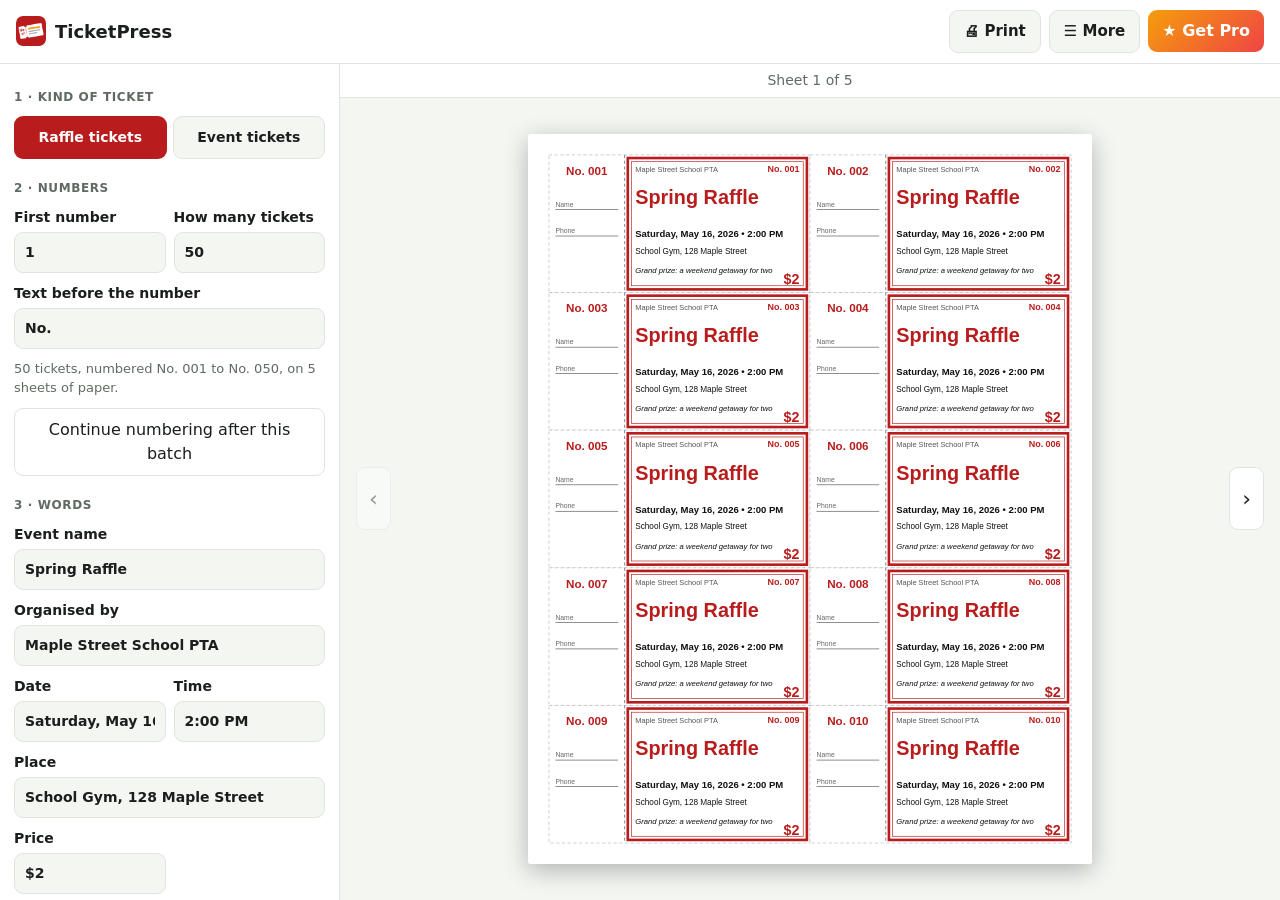
<file: index.html>
<!doctype html>
<html lang="en">
<head>
  <meta charset="utf-8">
  <meta name="viewport" content="width=device-width, initial-scale=1">
  <title>TicketPress – Raffle &amp; Event Ticket Maker</title>
  <meta name="description" content="Print numbered raffle tickets and event tickets with tear-off stubs. Every ticket gets its own number. Simple, private and offline.">
  <meta name="theme-color" content="#b91c1c">
  <link rel="manifest" href="manifest.json">
  <link rel="icon" href="icon-192.png">
  <link rel="stylesheet" href="style.css">
  <style id="pageRule"></style>
  <style>.tpls button{aspect-ratio:2/1}</style>
</head>
<body>
  <header class="topbar">
    <div class="brand"><img src="icon-192.png" alt="" width="30" height="30"><span>TicketPress</span></div>
    <span class="tree-title"></span>
    <div class="top-btns">
      <button id="printBtn" class="tb">🖨 Print</button>
      <button id="moreBtn" class="tb">☰ More</button>
      <button id="proBtn" class="pro-btn" hidden>★ Get Pro</button>
    </div>
    <div id="menu" class="menu" hidden>
      <button id="drawBtn">🎲 Draw a winner…</button>
      <button id="raffleBtn">Example: school raffle</button>
      <button id="eventBtn">Example: concert tickets</button>
      <button id="resetBtn" class="danger">Start again…</button>
      <a href="help.html" target="_blank" rel="noopener">❓ How to use TicketPress</a>
      <a href="mailto:thequan03072002@gmail.com?subject=TicketPress%20feedback">✉ Feedback &amp; support</a>
      <a href="https://apps.microsoft.com/detail/9NSLV1NJP0J5" target="_blank" rel="noopener">More apps: CertiPress certificate maker</a>
      <a href="https://apps.microsoft.com/detail/9PJZFJ139JC2" target="_blank" rel="noopener">More apps: AddressPress envelope printer</a>
    </div>
    <input id="fileIn" type="file" accept="image/*" hidden>
  </header>

  <main class="layout">
    <aside class="left">
      <h2>1 · Kind of ticket</h2>
      <div class="seg3" id="kinds" style="grid-template-columns:1fr 1fr">
        <button data-k="raffle">Raffle tickets</button>
        <button data-k="event">Event tickets</button>
      </div>
      <h2>2 · Numbers</h2>
      <div class="two">
        <label class="field">First number<input id="start" type="text" inputmode="numeric" maxlength="6"></label>
        <label class="field">How many tickets<input id="count" type="text" inputmode="numeric" maxlength="4"></label>
      </div>
      <label class="field">Text before the number<input id="prefix" type="text" maxlength="8" placeholder="No."></label>
      <p id="hint" class="hint"></p>
      <button id="nextBatch" class="ghost">Continue numbering after this batch</button>

      <h2>3 · Words</h2>
      <label class="field">Event name<input id="title" type="text" maxlength="50"></label>
      <label class="field">Organised by<input id="org" type="text" maxlength="60"></label>
      <div class="two">
        <label class="field">Date<input id="date" type="text" maxlength="40"></label>
        <label class="field">Time<input id="time" type="text" maxlength="20"></label>
      </div>
      <label class="field">Place<input id="place" type="text" maxlength="70"></label>
      <div class="two">
        <label class="field">Price<input id="price" type="text" maxlength="12"></label>
        <span></span>
      </div>
      <label class="field">Extra line (prize, notes)<input id="extra" type="text" maxlength="80"></label>
      <label class="field" id="stubF">Lines on the stub – one per line<textarea id="stubLines" maxlength="80" spellcheck="false"></textarea></label>

      <h2>4 · Design and paper</h2>
      <div id="tpls" class="tpls"></div>
      <div id="colors" class="swatches"></div>
      <div class="two">
        <label class="field">Paper<select id="paper"></select></label>
        <label class="field">Tickets per sheet<select id="per"></select></label>
      </div>
      <label class="field">Lettering<select id="font"><option value="modern">Modern</option><option value="classic">Classic</option></select></label>
      <label class="check"><input id="qrOn" type="checkbox"> Add a QR code with the ticket number <span class="badge pro-only">PRO</span></label>
      <div class="logo-row">
        <button id="logoBtn" class="ghost">Add a logo picture…</button><span class="badge pro-only">PRO</span>
        <button id="logoDel" class="ghost danger" hidden>Remove logo</button>
      </div>
      <p class="fb-note">💬 Something not working the way you want? Tell me – <a href="mailto:thequan03072002@gmail.com?subject=TicketPress%20feedback">thequan03072002@gmail.com</a>. I read every message and improve the app.</p>
    </aside>

    <section class="stage">
      <div id="pager" class="pager"></div>
      <div class="preview">
        <button id="prev" class="nav" title="Previous sheet">‹</button>
        <div id="page" style="height:100%;display:flex;align-items:center;justify-content:center;min-width:0;flex:1"></div>
        <button id="next" class="nav" title="Next sheet">›</button>
      </div>
    </section>
  </main>

  <dialog id="drawDialog" class="dlg draw-dlg">
    <h2>🎲 Draw a winner</h2>
    <p class="muted">Type the range of ticket numbers that were sold. Every number has the same chance, and a number is never drawn twice.</p>
    <div class="two">
      <label class="field">From number<input id="drawFrom" type="text" inputmode="numeric" maxlength="7"></label>
      <label class="field">To number<input id="drawTo" type="text" inputmode="numeric" maxlength="7"></label>
    </div>
    <div id="drawBig" class="draw-big">?</div>
    <div class="row-btns">
      <button id="drawGo" class="primary">🎲 Draw</button>
      <button id="drawFull" class="ghost">⛶ Full screen</button>
      <button id="drawReset" class="ghost">Start over</button>
      <button id="drawClose" class="ghost">Close</button>
    </div>
    <ol id="drawList" class="draw-list"></ol>
  </dialog>

  <dialog id="proDialog" class="dlg">
    <h2>TicketPress Pro</h2>
    <p class="muted">One-time purchase. Yours forever on this Microsoft account. The free version never limits how often you print.</p>
    <ul class="pro-list">
      <li><strong>All 8 designs</strong> <span class="muted">(Free: 3)</span></li>
      <li><strong>Any number of tickets at a time</strong> – up to 5000 in one go <span class="muted">(Free: 100 at a time)</span></li>
      <li><strong>Your own logo</strong> on every ticket</li>
      <li><strong>QR codes</strong> with the ticket number</li>
    </ul>
    <p class="fb-note">💬 Something not working the way you want? Tell me – <a href="mailto:thequan03072002@gmail.com?subject=TicketPress%20feedback">thequan03072002@gmail.com</a>. I read every message and improve the app.</p>
    <p id="proMsg" class="pro-msg" hidden></p>
    <div class="row-btns">
      <button id="buyBtn" class="primary">Unlock Pro</button>
      <button id="restoreBtn" class="ghost">Restore purchase</button>
      <button id="closePro" class="ghost">Not now</button>
    </div>
  </dialog>

  <div id="toast" class="toast" hidden></div>
  <div id="printArea"></div>
  <script src="app.js"></script>
</body>
</html>
</file>
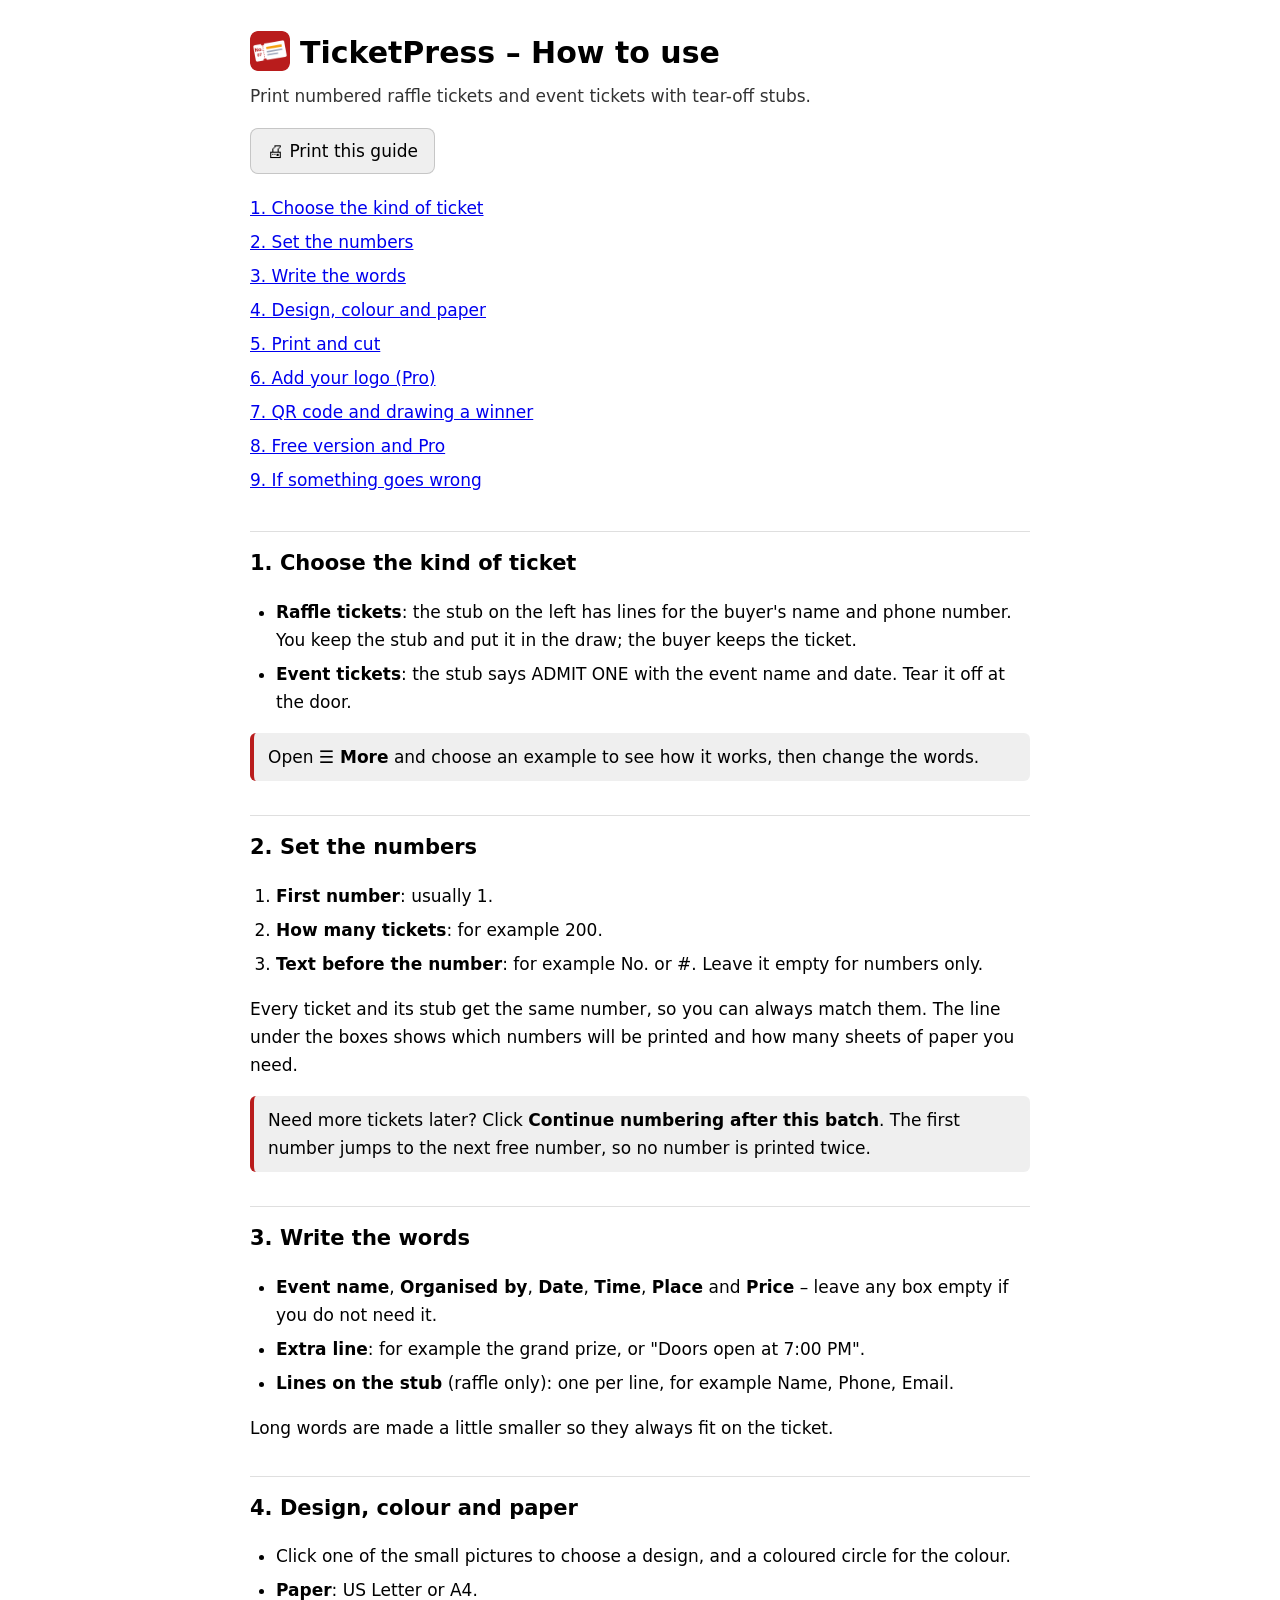
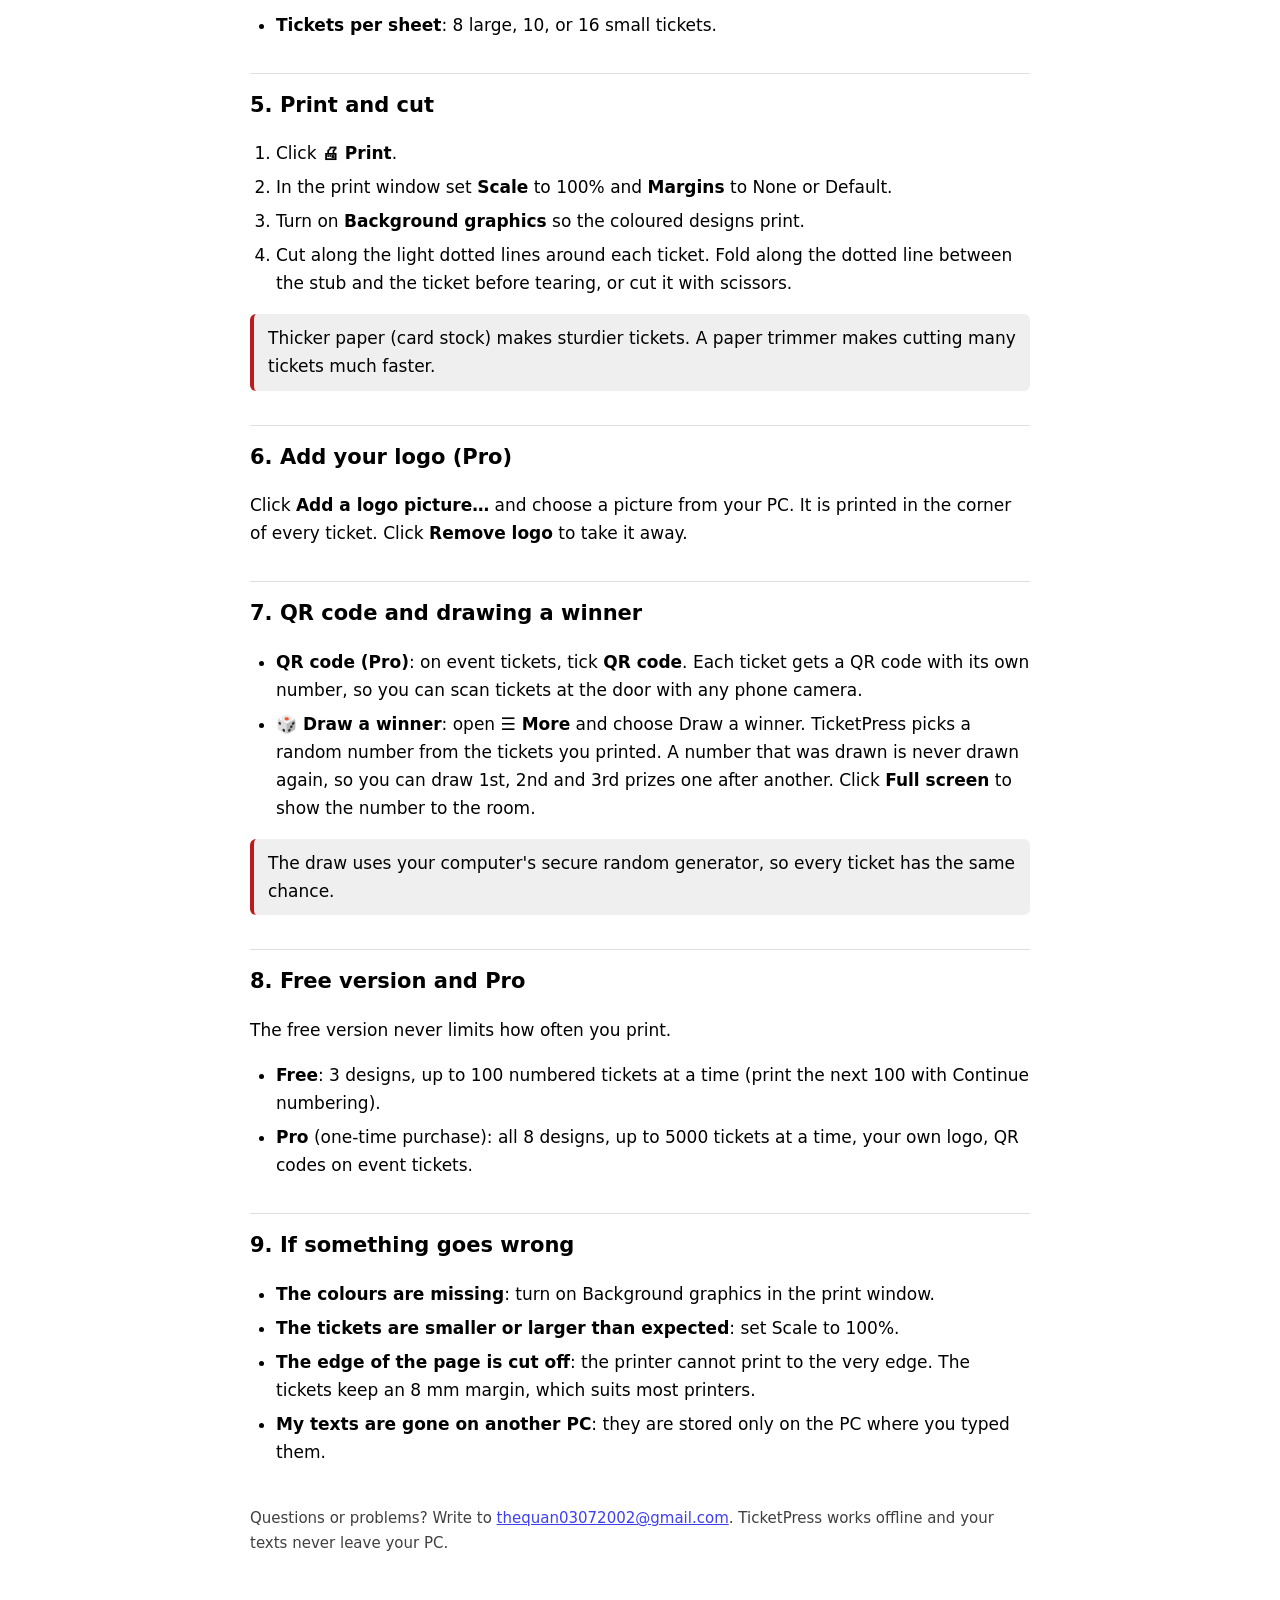
<file: help.html>
<!doctype html><html lang="en"><head><meta charset="utf-8"><meta name="viewport" content="width=device-width, initial-scale=1"><title>TicketPress – How to use</title><link rel="icon" href="icon-192.png"><style>:root{--a:#b91c1c;color-scheme:light dark}body{font:17px/1.65 "Segoe UI",system-ui,sans-serif;max-width:780px;margin:0 auto;padding:28px 20px 60px}h1{font-size:30px;margin:0 0 4px}h1 img{vertical-align:-8px;border-radius:8px;margin-right:10px}h2{font-size:21px;margin:34px 0 8px;padding-top:14px;border-top:1px solid #8884}.lead{opacity:.8;margin:0 0 18px}ol,ul{padding-left:26px}li{margin:6px 0}.tip{border-left:4px solid var(--a);background:#8882;padding:10px 14px;border-radius:6px;margin:12px 0}.toc a{display:block;padding:3px 0}.foot{margin-top:40px;opacity:.75;font-size:15px}button{font:inherit;padding:8px 16px;border-radius:8px;border:1px solid #8886;cursor:pointer}figure{margin:16px 0}figure img{display:block;max-width:100%;height:auto;border:1px solid #8886;border-radius:8px}figcaption{font-size:14px;opacity:.75;margin-top:6px}@media print{.noprint{display:none}}</style></head><body><h1><img src="icon-192.png" width="40" height="40" alt="">TicketPress – How to use</h1><p class="lead">Print numbered raffle tickets and event tickets with tear-off stubs.</p><p class="noprint"><button onclick="print()">🖨 Print this guide</button></p><div class="toc noprint"><a href="#s0">1. Choose the kind of ticket</a><a href="#s1">2. Set the numbers</a><a href="#s2">3. Write the words</a><a href="#s3">4. Design, colour and paper</a><a href="#s4">5. Print and cut</a><a href="#s5">6. Add your logo (Pro)</a><a href="#s8">7. QR code and drawing a winner</a><a href="#s6">8. Free version and Pro</a><a href="#s7">9. If something goes wrong</a></div><h2 id="s0">1. Choose the kind of ticket</h2><ul><li><b>Raffle tickets</b>: the stub on the left has lines for the buyer's name and phone number. You keep the stub and put it in the draw; the buyer keeps the ticket.</li><li><b>Event tickets</b>: the stub says ADMIT ONE with the event name and date. Tear it off at the door.</li></ul><div class="tip">Open <b>☰ More</b> and choose an example to see how it works, then change the words.</div><h2 id="s1">2. Set the numbers</h2><ol><li><b>First number</b>: usually 1.</li><li><b>How many tickets</b>: for example 200.</li><li><b>Text before the number</b>: for example No. or #. Leave it empty for numbers only.</li></ol><p>Every ticket and its stub get the same number, so you can always match them. The line under the boxes shows which numbers will be printed and how many sheets of paper you need.</p><div class="tip">Need more tickets later? Click <b>Continue numbering after this batch</b>. The first number jumps to the next free number, so no number is printed twice.</div><h2 id="s2">3. Write the words</h2><ul><li><b>Event name</b>, <b>Organised by</b>, <b>Date</b>, <b>Time</b>, <b>Place</b> and <b>Price</b> – leave any box empty if you do not need it.</li><li><b>Extra line</b>: for example the grand prize, or "Doors open at 7:00 PM".</li><li><b>Lines on the stub</b> (raffle only): one per line, for example Name, Phone, Email.</li></ul><p>Long words are made a little smaller so they always fit on the ticket.</p><h2 id="s3">4. Design, colour and paper</h2><ul><li>Click one of the small pictures to choose a design, and a coloured circle for the colour.</li><li><b>Paper</b>: US Letter or A4.</li><li><b>Tickets per sheet</b>: 8 large, 10, or 16 small tickets.</li></ul><h2 id="s4">5. Print and cut</h2><ol><li>Click <b>🖨 Print</b>.</li><li>In the print window set <b>Scale</b> to 100% and <b>Margins</b> to None or Default.</li><li>Turn on <b>Background graphics</b> so the coloured designs print.</li><li>Cut along the light dotted lines around each ticket. Fold along the dotted line between the stub and the ticket before tearing, or cut it with scissors.</li></ol><div class="tip">Thicker paper (card stock) makes sturdier tickets. A paper trimmer makes cutting many tickets much faster.</div><h2 id="s5">6. Add your logo (Pro)</h2><p>Click <b>Add a logo picture…</b> and choose a picture from your PC. It is printed in the corner of every ticket. Click <b>Remove logo</b> to take it away.</p><h2 id="s8">7. QR code and drawing a winner</h2><ul><li><b>QR code (Pro)</b>: on event tickets, tick <b>QR code</b>. Each ticket gets a QR code with its own number, so you can scan tickets at the door with any phone camera.</li><li><b>🎲 Draw a winner</b>: open <b>☰ More</b> and choose Draw a winner. TicketPress picks a random number from the tickets you printed. A number that was drawn is never drawn again, so you can draw 1st, 2nd and 3rd prizes one after another. Click <b>Full screen</b> to show the number to the room.</li></ul><div class="tip">The draw uses your computer's secure random generator, so every ticket has the same chance.</div><h2 id="s6">8. Free version and Pro</h2><p>The free version never limits how often you print.</p><ul><li><b>Free</b>: 3 designs, up to 100 numbered tickets at a time (print the next 100 with Continue numbering).</li><li><b>Pro</b> (one-time purchase): all 8 designs, up to 5000 tickets at a time, your own logo, QR codes on event tickets.</li></ul><h2 id="s7">9. If something goes wrong</h2><ul><li><b>The colours are missing</b>: turn on Background graphics in the print window.</li><li><b>The tickets are smaller or larger than expected</b>: set Scale to 100%.</li><li><b>The edge of the page is cut off</b>: the printer cannot print to the very edge. The tickets keep an 8 mm margin, which suits most printers.</li><li><b>My texts are gone on another PC</b>: they are stored only on the PC where you typed them.</li></ul><p class="foot">Questions or problems? Write to <a href="mailto:thequan03072002@gmail.com">thequan03072002@gmail.com</a>. TicketPress works offline and your texts never leave your PC.</p></body></html>
</file>
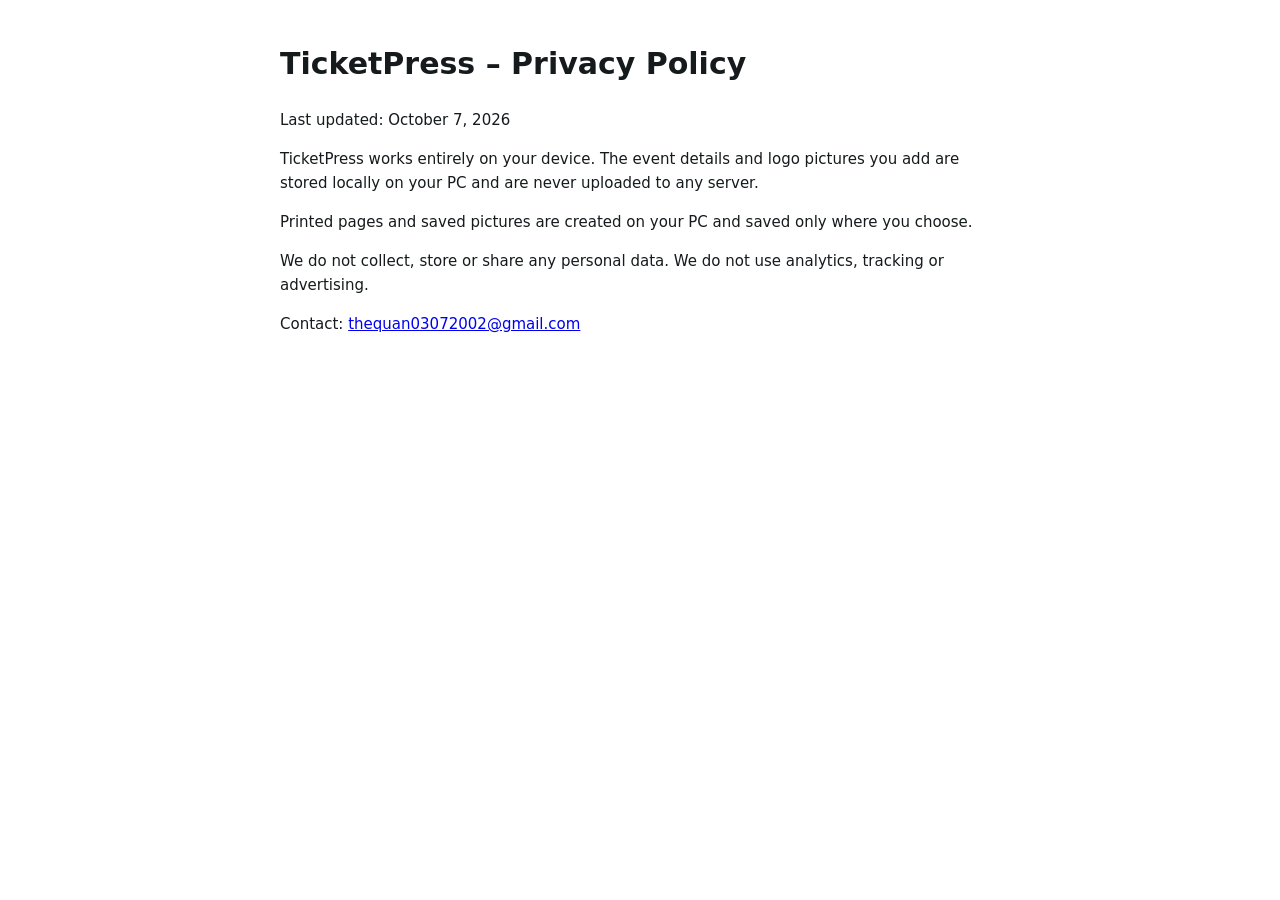
<file: privacy.html>
<!doctype html>
<html lang="en"><head><meta charset="utf-8"><meta name="viewport" content="width=device-width, initial-scale=1">
<title>TicketPress – Privacy Policy</title>
<style>body{font:15px/1.6 "Segoe UI",system-ui,sans-serif;max-width:720px;margin:40px auto;padding:0 16px;color:#151a1c}</style></head>
<body>
<h1>TicketPress – Privacy Policy</h1>
<p>Last updated: October 7, 2026</p>
<p>TicketPress works entirely on your device. The event details and logo pictures you add are stored locally on your PC and are never uploaded to any server.</p>
<p>Printed pages and saved pictures are created on your PC and saved only where you choose.</p>
<p>We do not collect, store or share any personal data. We do not use analytics, tracking or advertising.</p>
<p>Contact: <a href="mailto:thequan03072002@gmail.com">thequan03072002@gmail.com</a></p>
</body></html>
</file>
<file: style.css>
:root {
  --bg: #f4f6f2; --card: #ffffff; --text: #1a1f1b; --muted: #5f6b62;
  --line: #dfe5dc; --accent: #b91c1c; --accent-2: #fde2e2; --on-accent: #ffffff; --danger: #b42318;
  color-scheme: light dark;
}
@media (prefers-color-scheme: dark) {
  :root { --bg: #121613; --card: #1b211c; --text: #e9efe9; --muted: #9aa79d;
    --line: #2c362e; --accent: #fca5a5; --accent-2: #450a0a; --on-accent: #2a0505; --danger: #f97066; }
}
* { box-sizing: border-box; }
html, body { height: 100%; }
body { margin: 0; font: 16px/1.5 "Segoe UI", system-ui, sans-serif; background: var(--bg); color: var(--text); display: flex; flex-direction: column; }
[hidden] { display: none !important; }
.topbar { position: relative; display: flex; align-items: center; gap: 14px; padding: 10px 16px; border-bottom: 1px solid var(--line); background: var(--card); }
.brand { display: flex; align-items: center; gap: 9px; font-weight: 700; font-size: 18px; }
.brand img { border-radius: 7px; }
.tree-title { flex: 1; min-width: 120px; font: 600 17px "Segoe UI", system-ui, sans-serif; padding: 8px 10px; border-radius: 9px; border: 1px solid transparent; background: transparent; color: var(--text); }
.tree-title:hover { border-color: var(--line); }
.top-btns { display: flex; gap: 8px; align-items: center; }
button { font: inherit; border-radius: 9px; padding: 9px 14px; cursor: pointer; border: 1px solid transparent; }
button:disabled { opacity: .45; cursor: not-allowed; }
.tb { background: var(--bg); color: var(--text); border-color: var(--line); font-weight: 600; font-size: 15px; }
.tb:hover, .ghost:hover { border-color: var(--accent); }
.primary { background: var(--accent); color: var(--on-accent); font-weight: 700; }
.ghost { background: transparent; color: var(--text); border-color: var(--line); }
.danger { color: var(--danger) !important; }
.pro-btn { background: linear-gradient(135deg, #f59e0b, #ef4444); color: #fff; font-weight: 700; border: 0; }
.pro-btn.is-pro { background: var(--accent-2); color: var(--accent); cursor: default; }
.badge { font-size: 10px; font-weight: 700; background: #f59e0b; color: #1f1503; border-radius: 4px; padding: 1px 5px; margin-left: 4px; vertical-align: 1px; }
body.unlocked .pro-only { display: none; }
.menu { position: absolute; right: 16px; top: 54px; z-index: 20; background: var(--card); border: 1px solid var(--line); border-radius: 12px; padding: 6px; display: flex; flex-direction: column; min-width: 300px; box-shadow: 0 10px 30px rgba(0,0,0,.25); }
.menu button, .menu a { text-align: left; background: transparent; color: var(--text); padding: 10px 12px; border-radius: 8px; text-decoration: none; font-size: 15px; }
.menu button:hover, .menu a:hover { background: var(--accent-2); }

.layout { flex: 1; min-height: 0; display: grid; grid-template-columns: 340px minmax(0, 1fr); }
.left, .right { background: var(--card); padding: 14px; overflow: auto; display: flex; flex-direction: column; gap: 10px; }
.left { border-right: 1px solid var(--line); }
.right { border-left: 1px solid var(--line); }
@media (max-width: 900px) { .layout { grid-template-columns: 1fr; grid-template-rows: auto 60vh auto; } .left { max-height: 160px; } }
@media (max-width: 640px) { .topbar { flex-wrap: wrap; gap: 8px; padding: 8px 10px; } .tree-title:empty { display: none; } .top-btns { flex-wrap: wrap; margin-left: auto; } .tb { font-size: 14px; padding: 7px 10px; } .left { max-height: 45vh; } }
input[type=text], input[type=search], select, textarea { font: inherit; padding: 9px 10px; border-radius: 9px; border: 1px solid var(--line); background: var(--bg); color: var(--text); width: 100%; }
input:focus, select:focus, textarea:focus, button:focus-visible { outline: 3px solid var(--accent); outline-offset: 1px; }
textarea { min-height: 70px; resize: vertical; }
.people { list-style: none; margin: 0; padding: 0; display: flex; flex-direction: column; gap: 2px; flex: 1; overflow: auto; }
.people button { width: 100%; text-align: left; background: transparent; color: var(--text); padding: 7px 9px; font-size: 15px; overflow: hidden; text-overflow: ellipsis; white-space: nowrap; }
.people button:hover { background: var(--bg); }
.people button.on { background: var(--accent-2); color: var(--accent); font-weight: 700; }
.people small { color: var(--muted); font-weight: 400; }
.hint { color: var(--muted); font-size: 13px; font-weight: 400; margin: 0; }
.muted { color: var(--muted); }

.stage { position: relative; min-width: 0; min-height: 0; display: flex; flex-direction: column; }
.stagebar { display: flex; justify-content: space-between; align-items: center; gap: 12px; padding: 8px 12px; border-bottom: 1px solid var(--line); background: var(--card); font-size: 14px; }
.stagebar label { display: flex; align-items: center; gap: 8px; color: var(--muted); min-width: 0; }
.stagebar select { width: auto; max-width: 340px; padding: 6px 8px; }
.zoom { display: flex; gap: 4px; }
.zoom button { background: var(--bg); color: var(--text); border-color: var(--line); padding: 5px 12px; font-weight: 700; }
#svg { flex: 1; width: 100%; min-height: 0; cursor: grab; touch-action: none; background: var(--bg); }
#svg.drag { cursor: grabbing; }
#svg .p { cursor: pointer; }
.stage-hint { position: absolute; left: 0; right: 0; bottom: 8px; text-align: center; color: var(--muted); font-size: 13px; margin: 0; pointer-events: none; }

.right h2 { font-size: 20px; margin: 0; }
.field { display: flex; flex-direction: column; gap: 4px; font-weight: 600; font-size: 14px; }
.two { display: grid; grid-template-columns: 1fr 1fr; gap: 8px; }
.seg { display: flex; gap: 0; border: 1px solid var(--line); border-radius: 9px; overflow: hidden; }
.seg button { flex: 1; border-radius: 0; background: var(--bg); color: var(--text); padding: 8px 6px; font-size: 14px; }
.seg button.on { background: var(--accent); color: var(--on-accent); font-weight: 700; }
.photo-row { display: flex; align-items: center; gap: 12px; }
.photo { width: 76px; height: 76px; border-radius: 50%; object-fit: cover; background: var(--accent-2); border: 2px solid var(--line); display: flex; align-items: center; justify-content: center; font-weight: 700; font-size: 24px; color: var(--accent); flex: none; }
.rel { display: grid; grid-template-columns: 1fr 1fr; gap: 8px; }
.rel button { background: var(--accent-2); color: var(--accent); font-weight: 700; font-size: 14px; padding: 10px 6px; }
.rel button:hover { outline: 2px solid var(--accent); }
.rel .wide { grid-column: 1 / -1; }
.check { display: flex; align-items: center; gap: 8px; font-weight: 600; font-size: 14px; }
.check input { width: 18px; height: 18px; accent-color: var(--accent); }
.sect { font-size: 12px; text-transform: uppercase; letter-spacing: .6px; color: var(--muted); margin: 8px 0 0; }
.empty-panel { color: var(--muted); text-align: center; margin-top: 30px; }

.dlg { border: 1px solid var(--line); border-radius: 16px; padding: 24px; background: var(--card); color: var(--text); max-width: 460px; width: calc(100% - 32px); }
.dlg::backdrop { background: rgba(0,0,0,.55); }
.dlg h2 { margin: 0 0 6px; font-size: 22px; }
.dlg .field { margin-top: 12px; }
.row-btns { display: flex; gap: 8px; flex-wrap: wrap; margin-top: 18px; }
.pro-list { padding-left: 20px; line-height: 1.8; }
.pro-msg { background: var(--accent-2); border-radius: 8px; padding: 9px 11px; }
.pick-list { display: flex; flex-direction: column; gap: 8px; margin-top: 12px; }
.pick-list button { background: var(--accent-2); color: var(--accent); font-weight: 700; text-align: left; }
.toast { position: fixed; left: 50%; bottom: 26px; transform: translateX(-50%); background: #1f2937; color: #fff; padding: 11px 18px; border-radius: 10px; z-index: 50; max-width: calc(100% - 24px); }

.left h2 { font-size: 12px; text-transform: uppercase; letter-spacing: .6px; color: var(--muted); margin: 10px 0 0; }
.three { display: grid; grid-template-columns: 1.3fr .8fr 1.2fr; gap: 6px; }
.addrow { display: flex; gap: 6px; }
.addrow input { flex: 1; }
.events { list-style: none; margin: 0; padding: 0; display: flex; flex-direction: column; gap: 2px; }
.events li { display: flex; align-items: center; gap: 8px; padding: 5px 6px; border-radius: 8px; font-size: 14px; }
.events li:hover { background: var(--bg); }
.events .when { color: var(--muted); font-variant-numeric: tabular-nums; min-width: 54px; }
.events .txt { flex: 1; overflow: hidden; text-overflow: ellipsis; white-space: nowrap; }
.events button { background: transparent; color: var(--muted); padding: 2px 8px; border-color: transparent; }
.events button:hover { color: var(--danger); border-color: var(--line); }
.stage { align-items: stretch; background: var(--bg); }
.months { display: flex; gap: 4px; padding: 8px 12px; flex-wrap: wrap; justify-content: center; border-bottom: 1px solid var(--line); background: var(--card); }
.months button { background: var(--bg); color: var(--text); border-color: var(--line); padding: 5px 10px; font-size: 14px; position: relative; }
.months button.on { background: var(--accent); color: var(--on-accent); font-weight: 700; border-color: transparent; }
.months button.has::after { content: ""; position: absolute; right: 3px; top: 3px; width: 6px; height: 6px; border-radius: 50%; background: #f59e0b; }
.preview { flex: 1; min-height: 0; display: flex; align-items: center; justify-content: center; padding: 16px; gap: 10px; }
.preview svg { max-width: 100%; max-height: 100%; width: auto; height: 100%; background: #fff; box-shadow: 0 6px 24px rgba(0,0,0,.28); border-radius: 3px; }
.nav { background: var(--card); color: var(--text); border-color: var(--line); font-size: 22px; padding: 14px 12px; }
.swatches { display: flex; gap: 6px; flex-wrap: wrap; }
.swatches button { width: 30px; height: 30px; border-radius: 50%; padding: 0; border: 3px solid transparent; }
.swatches button.on { border-color: var(--text); }

#printArea { display: none; }
@media print {
  body > *:not(#printArea) { display: none !important; }
  body { background: #fff; display: block; margin: 0; }
  #printArea { display: block; }
  #printArea svg { display: block; width: 100vw; height: 100vh; page-break-after: always; break-after: page; }
}
.seg3 { display: grid; grid-template-columns: 1fr 1fr 1fr; gap: 6px; }
.seg3 button { background: var(--bg); color: var(--text); border-color: var(--line); padding: 10px 4px; font-size: 14px; font-weight: 600; }
.seg3 button.on { background: var(--accent); color: var(--on-accent); border-color: transparent; }
#words { min-height: 220px; font-size: 16px; line-height: 1.45; flex: 1; }
.pager { text-align: center; padding: 6px; color: var(--muted); font-size: 14px; background: var(--card); border-bottom: 1px solid var(--line); }
.warn { background: var(--accent-2); border-radius: 8px; padding: 8px 10px; font-size: 13px; margin: 0; }
.contacts { flex: none; min-height: 46px; list-style: none; margin: 0; padding: 0; display: flex; flex-direction: column; gap: 2px; max-height: 260px; overflow: auto; border: 1px solid var(--line); border-radius: 9px; }
.contacts li { display: flex; align-items: center; gap: 8px; padding: 6px 8px; font-size: 15px; }
.contacts li:hover { background: var(--bg); }
.contacts input { width: 18px; height: 18px; accent-color: var(--accent); flex: none; }
.contacts .nm { flex: 1; overflow: hidden; text-overflow: ellipsis; white-space: nowrap; cursor: pointer; }
.contacts small { color: var(--muted); }
.contacts button { background: transparent; color: var(--muted); padding: 2px 8px; border-color: transparent; }
.contacts button:hover { color: var(--danger); border-color: var(--line); }
.contacts .none { color: var(--muted); padding: 14px; text-align: center; }
.preview svg { height: auto; max-height: 100%; }
#ret { min-height: 84px; }
#cAddr { min-height: 110px; }
.tpls { display: grid; grid-template-columns: repeat(4, 1fr); gap: 6px; }
.tpls button { padding: 0; background: #fff; border: 2px solid var(--line); overflow: hidden; position: relative; aspect-ratio: 4/3; }
.tpls button.on { border-color: var(--accent); outline: 2px solid var(--accent); }
.tpls button svg { width: 100%; height: 100%; display: block; }
.tpls .badge { position: absolute; right: 2px; top: 2px; margin: 0; }
#names { min-height: 120px; }
#reason { min-height: 64px; }
.logo-row { display: flex; gap: 8px; align-items: center; flex-wrap: wrap; }

.draw-dlg { min-width: min(560px, calc(100vw - 32px)); }
.draw-dlg:fullscreen { width: 100vw; max-width: none; height: 100vh; max-height: none; display: flex; flex-direction: column; justify-content: center; }
.draw-big { font-size: clamp(48px, 12vw, 160px); font-weight: 800; text-align: center; margin: 18px 0; color: var(--accent); font-variant-numeric: tabular-nums; letter-spacing: .02em; }
.draw-big.rolling { opacity: .55; }
.draw-list { margin: 10px 0 0; padding-left: 0; list-style: none; display: flex; flex-wrap: wrap; gap: 6px 16px; font-size: 15px; }

/* feedback note */
.fb-note { color: var(--muted); font-size: 12px; font-weight: 400; line-height: 1.45; margin: 14px 0 4px; overflow-wrap: anywhere; }
.fb-note a { color: inherit; text-decoration: underline; }
</file>
